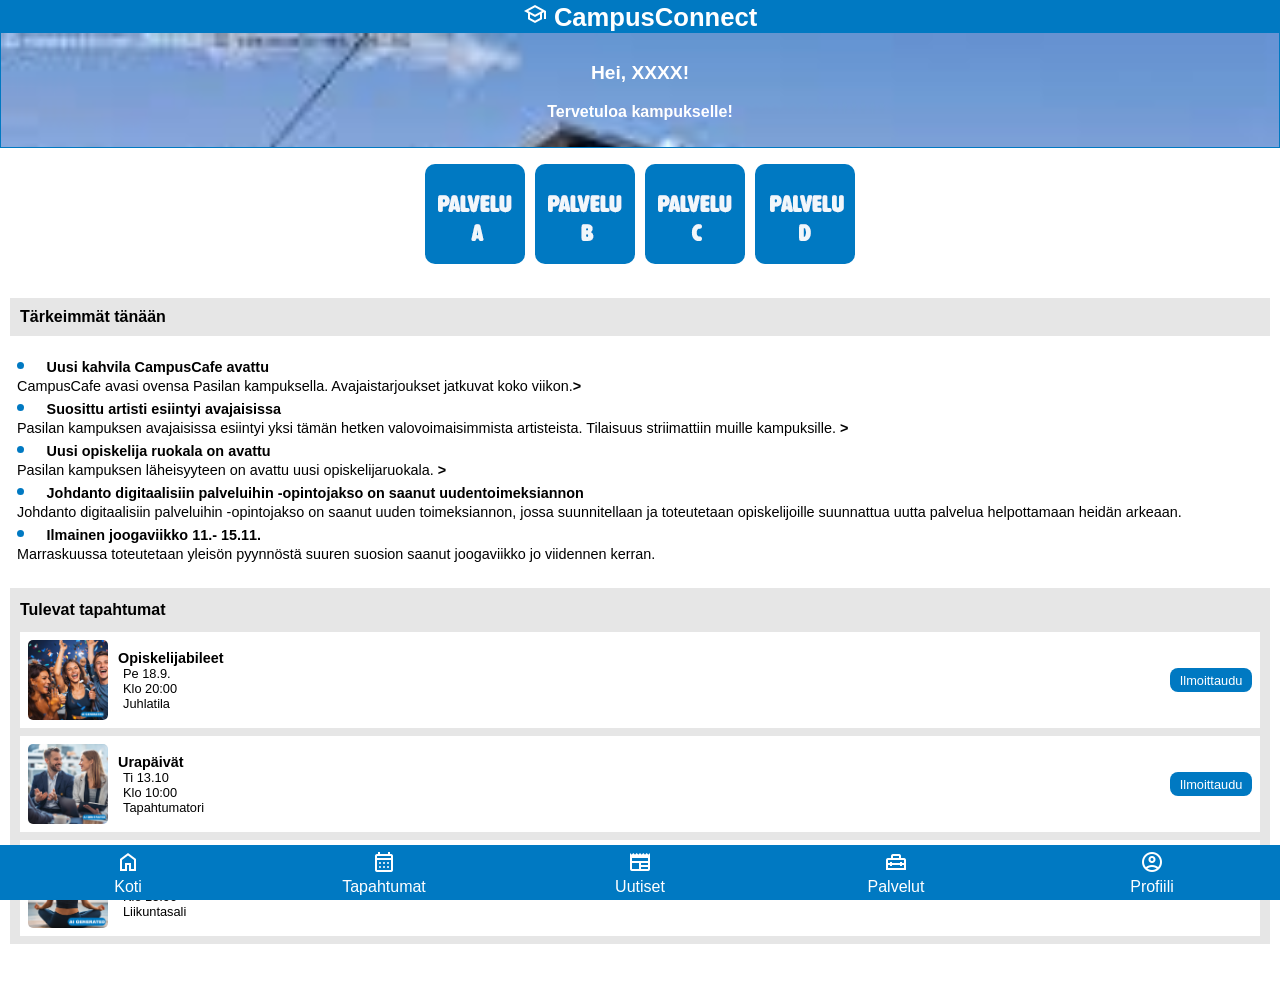
<file: index.html>
<!doctype html>
<html lang="fi">
  <head>
    <title>CampusConnect</title>

    <meta charset="UTF-8" />
    <meta name="viewport" content="width=device-width, initial-scale=1.0" />
    <meta name="author" content="Elina" />

    <link rel="manifest" href="manifest.json" />

    <meta name="theme-color" content="#0079C2" />

    <link href="style.css" rel="stylesheet" type="text/css" />

    <link
      rel="stylesheet"
      href="https://fonts.googleapis.com/css2?family=Material+Symbols+Outlined"
    />
  </head>
  <body>
    <header>
      <h1>
        <span class="material-symbols-outlined">school</span> CampusConnect
      </h1>
      <!-- ylätunnisteessa taustakuva ja tervetuloteksti -->
      <div class="welcome">
        <p class="hello">Hei, XXXX!</p>
        <p>Tervetuloa kampukselle!</p>
      </div>
    </header>

    <main>
      <!-- Pikapalvelut -->
      <!-- Liitä näihin kuvakkeet ja linkit. -->
      <section id="quick-services">
        <a href="./Pisteliikunta%20httml/Aloitus.html" class="service-btn"
          ><img src="palvelut/kuvat_palvelut/palvelu_A.png" alt="palveluA"
        /></a>
        <a href="#" class="service-btn"
          ><img src="palvelut/kuvat_palvelut/palvelu_B.png" alt="palveluB"
        /></a>
        <a href="#" class="service-btn"
          ><img src="palvelut/kuvat_palvelut/palvelu_C.png" alt="palveluC"
        /></a>
        <a href="#" class="service-btn"
          ><img src="palvelut/kuvat_palvelut/palvelu_D.png" alt="palvelu_D"
        /></a>
      </section>

      <!-- Dashboard: uutiset ja tapahtumat -->
      <section id="dashboard">
        <div id="news">
          <h2>Tärkeimmät tänään</h2>
          <ul>
            <!-- start-luokalla nostetaan uutiset etusivulle mobiilissa -->
            <li class="start">
              <a href="uutiset/uutinen_campuscafe.html"
                ><span>Uusi kahvila CampusCafe avattu</span><br />CampusCafe
                avasi ovensa Pasilan kampuksella. Avajaistarjoukset jatkuvat
                koko viikon.<span>&gt;</span></a
              >
            </li>
            <li class="start">
              <a
                ><span>Suosittu artisti esiintyi avajaisissa</span><br />
                Pasilan kampuksen avajaisissa esiintyi yksi tämän hetken
                valovoimaisimmista artisteista. Tilaisuus striimattiin muille
                kampuksille. <span>&gt;</span></a
              >
            </li>
            <li>
              <a href=""
                ><span>Uusi opiskelija ruokala on avattu</span> <br />
                Pasilan kampuksen läheisyyteen on avattu uusi opiskelijaruokala.
                <span>&gt;</span></a
              >
            </li>
            <li>
              <span
                >Johdanto digitaalisiin palveluihin -opintojakso on saanut
                uudentoimeksiannon</span
              ><br />Johdanto digitaalisiin palveluihin -opintojakso on saanut
              uuden toimeksiannon, jossa suunnitellaan ja toteutetaan
              opiskelijoille suunnattua uutta palvelua helpottamaan heidän
              arkeaan.
            </li>
            <li>
              <span>Ilmainen joogaviikko 11.- 15.11. </span><br />Marraskuussa
              toteutetaan yleisön pyynnöstä suuren suosion saanut joogaviikko jo
              viidennen kerran.
            </li>
          </ul>
        </div>

        <div id="events">
          <h2>Tulevat tapahtumat</h2>

          <!-- tapahtumakortit: kuva, otsikko, luettelossa tiedot, linkki ilmoittautumislomakkeeseen -->
          <div class="events-item">
            <img
              src="kuvat/juhlat_AI.png"
              alt="AI:illa tuotettu kuva juhlista"
            />
            <div>
              <h3>Opiskelijabileet</h3>
              <ul>
                <li>Pe 18.9.</li>
                <li>Klo 20:00</li>
                <li>Juhlatila</li>
              </ul>
            </div>
            <!-- lomakkeet eivät ole vielä käytössä, joten niihin ei ole linkkejä -->
            <a class="btn-event">Ilmoittaudu</a>
          </div>

          <div class="events-item">
            <img
              src="kuvat/ura_AI.png"
              alt="AI:illa tuotettu kuva kahden ihmisen tapaamisesta"
            />
            <div>
              <h3>Urapäivät</h3>
              <ul>
                <li>Ti 13.10</li>
                <li>Klo 10:00</li>
                <li>Tapahtumatori</li>
              </ul>
            </div>
            <a class="btn-event">Ilmoittaudu</a>
          </div>

          <div class="events-item">
            <img
              src="kuvat/jooga_AI.png"
              alt="AI:illa tuotettu kuva joogaavasta naisesta"
            />
            <div>
              <h3>Joogasessio</h3>
              <ul>
                <li>Ke 25.11.</li>
                <li>Klo 15:00</li>
                <li>Liikuntasali</li>
              </ul>
            </div>
            <a class="btn-event">Ilmoittaudu</a>
          </div>
        </div>
      </section>
    </main>
    <footer>
      <!-- linkit portaalin eri osiin -->

      <a href="index.html">
        <span class="material-symbols-outlined">home</span><br />
        Koti</a
      >
      <a href=""
        ><span class="material-symbols-outlined">calendar_month</span> <br />
        Tapahtumat</a
      >
      <a href="uutiset.html">
        <span class="material-symbols-outlined">newspaper</span><br />
        Uutiset</a
      >
      <a href="palvelut.html"
        ><span class="material-symbols-outlined">home_repair_service</span>
        <br />
        Palvelut</a
      >
      <a href=""
        ><span class="material-symbols-outlined">account_circle</span><br />
        Profiili</a
      >
    </footer>
  </body>
</html>
</file>
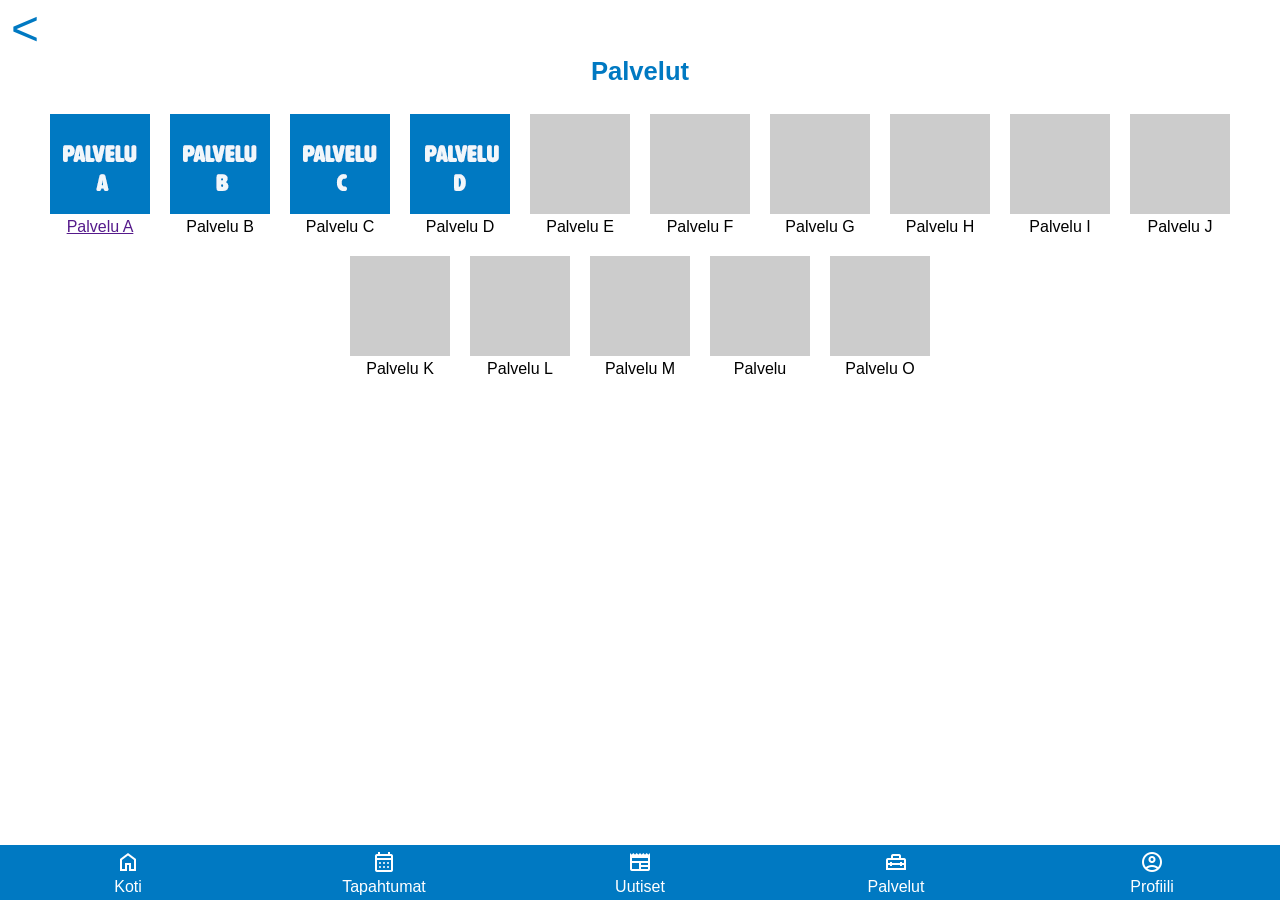
<file: palvelut.html>
<!DOCTYPE html>
<html lang="fi">

<head>

  <title>CampusConnect | Palvelut</title>

  <meta name="color-scheme" content="only light">

  <meta charset="UTF-8">
  <meta name="viewport" content="width=device-width, initial-scale=1.0">
  <meta name="author" content="Elina">

  <meta name="theme-color" content="#0079C2">
  
  <link href="style.css" rel="stylesheet" type="text/css">

 <link
  rel="stylesheet"
  href="https://fonts.googleapis.com/css2?family=Material+Symbols+Outlined"
>

  <style>
  /* palvelukuvakkeet ja nimet  rivittyvät näytön leveyden mukaan */ 

main {display: flex; flex-wrap: wrap; text-align: center; padding-bottom: 50px; justify-content: center}

main div {margin:10px}
  </style>


</head>

<body>


  <header class="sub_header">
    <a href="index.html">&lt;</a>
    <h1>Palvelut</h1>

  </header>


  <main>

<div>
<a href=""><img src="palvelut/kuvat_palvelut/palvelu_A.png" alt=""> <br>
Palvelu A</a></div>

<div> <img src="palvelut/kuvat_palvelut/palvelu_B.png" alt=""> <br>
Palvelu B</div>

<div> <img src="palvelut/kuvat_palvelut/palvelu_C.png" alt=""> <br>
Palvelu C</div>
<div> <img src="palvelut/kuvat_palvelut/palvelu_D.png" alt=""> <br>
Palvelu D</div>
<div> <img src="palvelut/kuvat_palvelut/palvelu.png" alt=""> <br>
Palvelu E</div>
<div> <img src="palvelut/kuvat_palvelut/palvelu.png" alt=""> <br>
Palvelu F</div>
<div> <img src="palvelut/kuvat_palvelut//palvelu.png" alt=""> <br>
Palvelu G</div>
<div> <img src="palvelut/kuvat_palvelut//palvelu.png" alt=""> <br>
Palvelu H</div>
<div> <img src="palvelut/kuvat_palvelut/palvelu.png" alt=""> <br>
Palvelu I</div>
<div> <img src="palvelut/kuvat_palvelut/palvelu.png" alt=""> <br>
Palvelu J</div>
<div> <img src="palvelut/kuvat_palvelut/palvelu.png" alt=""> <br>
Palvelu K</div>
<div> <img src="palvelut/kuvat_palvelut//palvelu.png" alt=""> <br>
Palvelu L</div>
<div> <img src="palvelut/kuvat_palvelut/palvelu.png" alt=""> <br>
Palvelu M</div>
<div> <img src="palvelut/kuvat_palvelut/palvelu.png" alt=""> <br>
Palvelu <Noscript></Noscript></div>
<div> <img src="palvelut/kuvat_palvelut/palvelu.png" alt=""> <br>
Palvelu O</div>

  </main>
  <footer>
  <!-- linkit portaalin eri osiin -->
 
   	 <a href="index.html">   <span class="material-symbols-outlined">home</span><br> Koti</a>    
    <a href=""><span class="material-symbols-outlined">calendar_month</span> <br>
  Tapahtumat</a>   
  <a href="uutiset.html"> <span class="material-symbols-outlined">newspaper</span><br>
  Uutiset</a>   
   <a href="palvelut.html"><span class="material-symbols-outlined">home_repair_service</span> <br>    Palvelut</a>    
    <a href=""><span class="material-symbols-outlined">account_circle</span><br>  Profiili</a>
    
</footer>

</body>

</html>
</file>
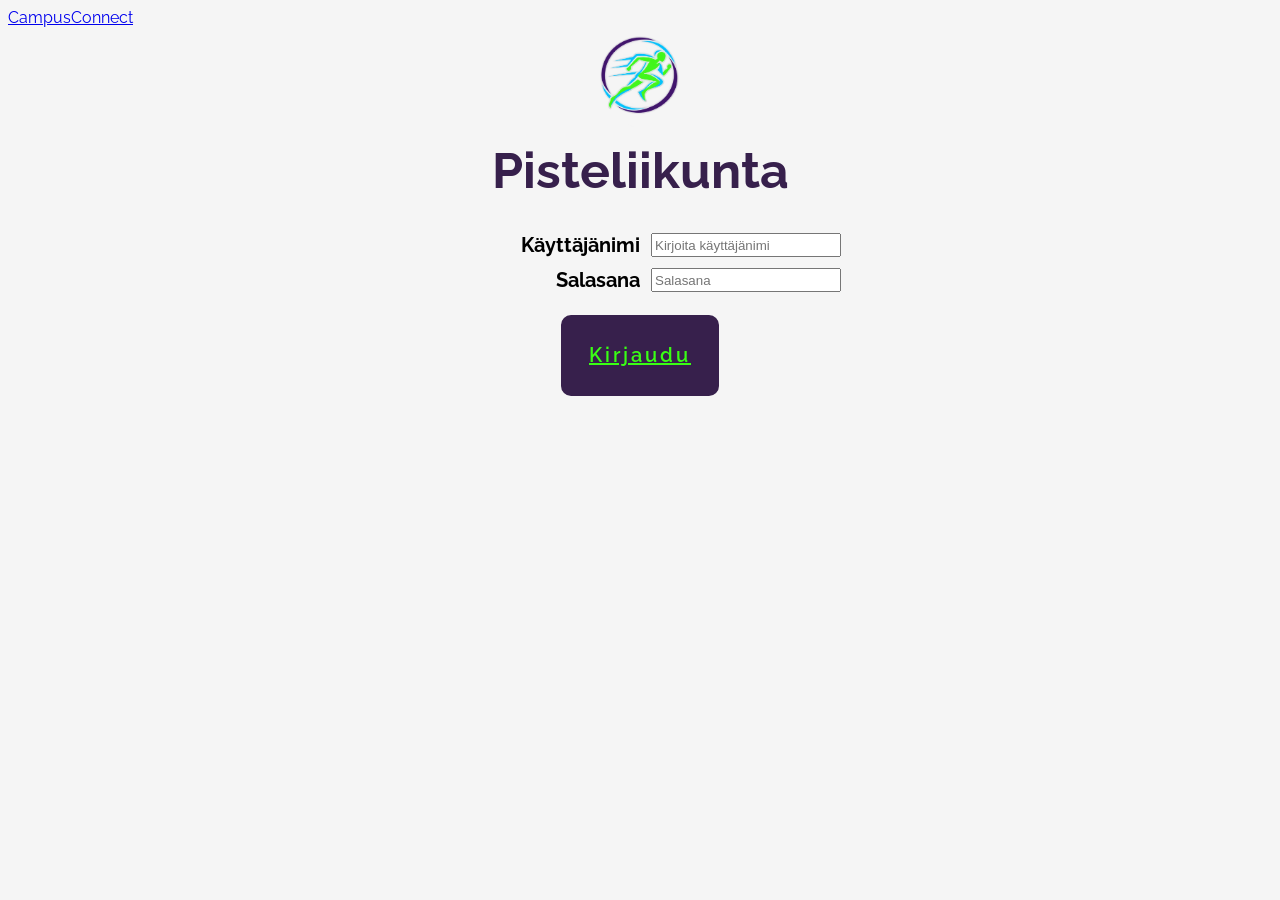
<file: Pisteliikunta httml/Aloitus.html>
<!doctype html>
<html lang="fi">
  <head>
    <meta charset="utf-8" />
    <meta name="viewport" content="width=device-width, initial-scale=1.0" />
    <link rel="preconnect" href="https://fonts.googleapis.com" />
    <link rel="preconnect" href="https://fonts.gstatic.com" crossorigin />
    <link
      href="https://fonts.googleapis.com/css2?family=Raleway:ital,wght@0,100..900;1,100..900&display=swap"
      rel="stylesheet"
    />
    <link href="../Pisteliikunta-css/base.css" rel="stylesheet" />
    <link href="../Pisteliikunta-css/Aloitus.css" rel="stylesheet" />
    <title>Pisteliikunta</title>
  </head>
  <body>
    <a class="brand" href="../index.html">CampusConnect</a>
    <img src="../assets/image.png" alt="Pisteliikunta logo" />
    <h1>Pisteliikunta</h1>
    <form>
      <div id="gridcontainer">
        <label for="username"><b>Käyttäjänimi</b></label>
        <input
          type="text"
          placeholder="Kirjoita käyttäjänimi"
          id="username"
          required
        />
        <label for="password"><b>Salasana</b></label>
        <input type="password" placeholder="Salasana" id="password" required />
      </div>
      <div id="naps">
        <a id="nappi" href="suorituksen%20valinta.html">Kirjaudu</a>
      </div>
    </form>
  </body>
</html>
</file>
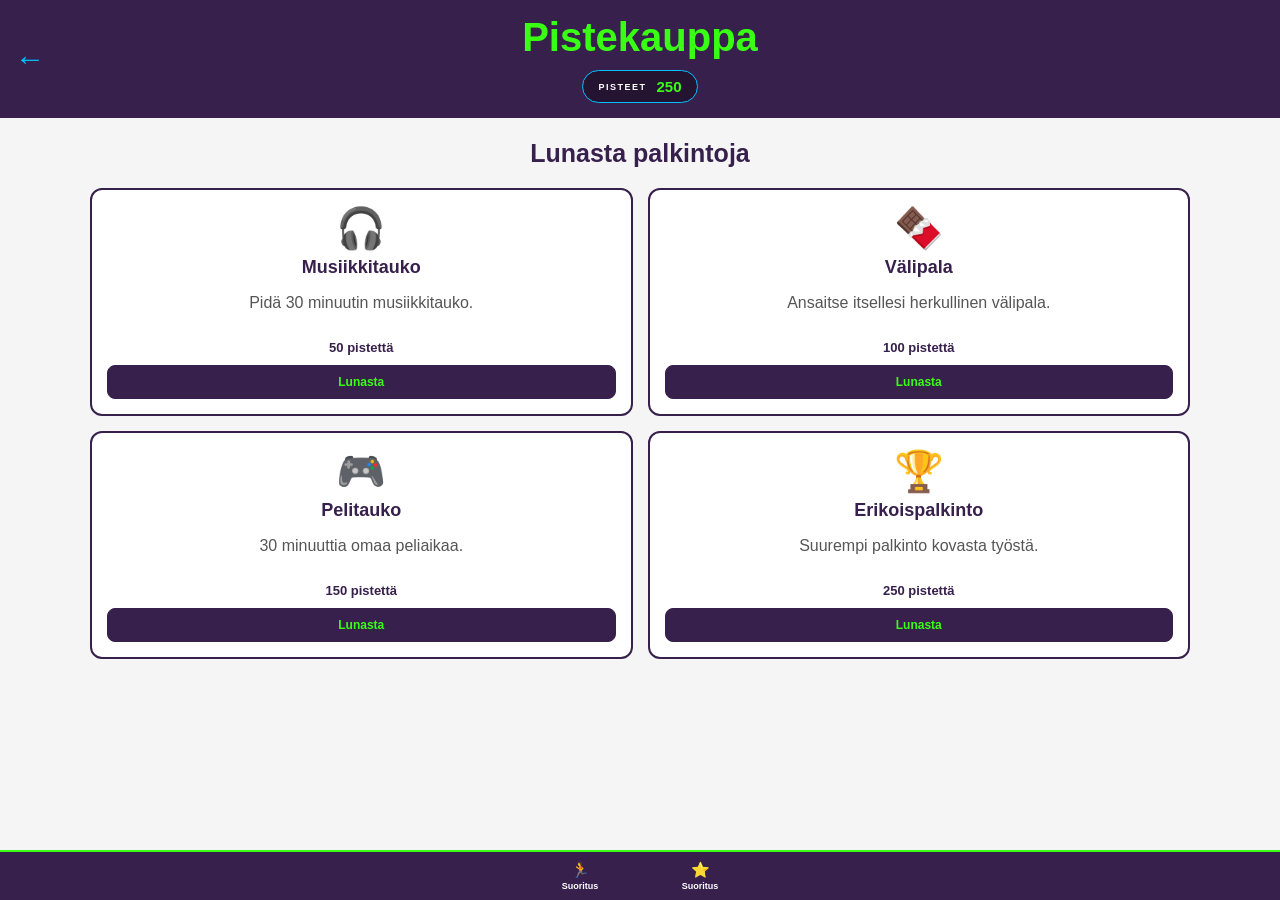
<file: Pisteliikunta httml/Pistekauppa.html>
<!doctype html>
<html lang="fi">
<head>
    <meta charset="utf-8">
    <meta name="viewport" content="width=device-width, initial-scale=1.0">
    <link href="../Pisteliikunta-css/base.css" rel="stylesheet">
    <link href="../Pisteliikunta-css/pistekauppa.css" rel="stylesheet">
    <title>Pistekauppa</title>
</head>
<!--Käytetty Ai:ta  -->
<body>

    <header>
        <a href="Suoritus.html" id="takaisin">←</a>
        <h1>Pistekauppa</h1>
        <div id="pisteet">
            <span>PISTEET</span>
            <strong id="points">250</strong>
        </div>
    </header>

    <main>
        <h2>Lunasta palkintoja</h2>

        <div id="palkinnot">

            <div class="palkinto">
                <div class="ikoni">🎧</div>
                <h3>Musiikkitauko</h3>
                <p>Pidä 30 minuutin musiikkitauko.</p>
                <strong class="hinta">50 pistettä</strong>
                <button onclick="lunasta(50, 'Musiikkitauko')">Lunasta</button>
            </div>

            <div class="palkinto">
                <div class="ikoni">🍫</div>
                <h3>Välipala</h3>
                <p>Ansaitse itsellesi herkullinen välipala.</p>
                <strong class="hinta">100 pistettä</strong>
                <button onclick="lunasta(100, 'Välipala')">Lunasta</button>
            </div>

            <div class="palkinto">
                <div class="ikoni">🎮</div>
                <h3>Pelitauko</h3>
                <p>30 minuuttia omaa peliaikaa.</p>
                <strong class="hinta">150 pistettä</strong>
                <button onclick="lunasta(150, 'Pelitauko')">Lunasta</button>
            </div>

            <div class="palkinto">
                <div class="ikoni">🏆</div>
                <h3>Erikoispalkinto</h3>
                <p>Suurempi palkinto kovasta työstä.</p>
                <strong class="hinta">250 pistettä</strong>
                <button onclick="lunasta(250, 'Erikoispalkinto')">Lunasta</button>
            </div>

        </div>
    </main>

    <div id="ilmoitus"></div>

    <script src="../javascrpit/pistekauppa.js"></script>
 <nav id="alapalkki">
    <a href="suorituksen%20valinta.html">
        <span>🏃</span>
        Suoritus
    </a>

    <a href="Suoritus.html">
        <span>⭐</span>
        Suoritus
    </a>
    </nav>
</body>
</html>
</file>
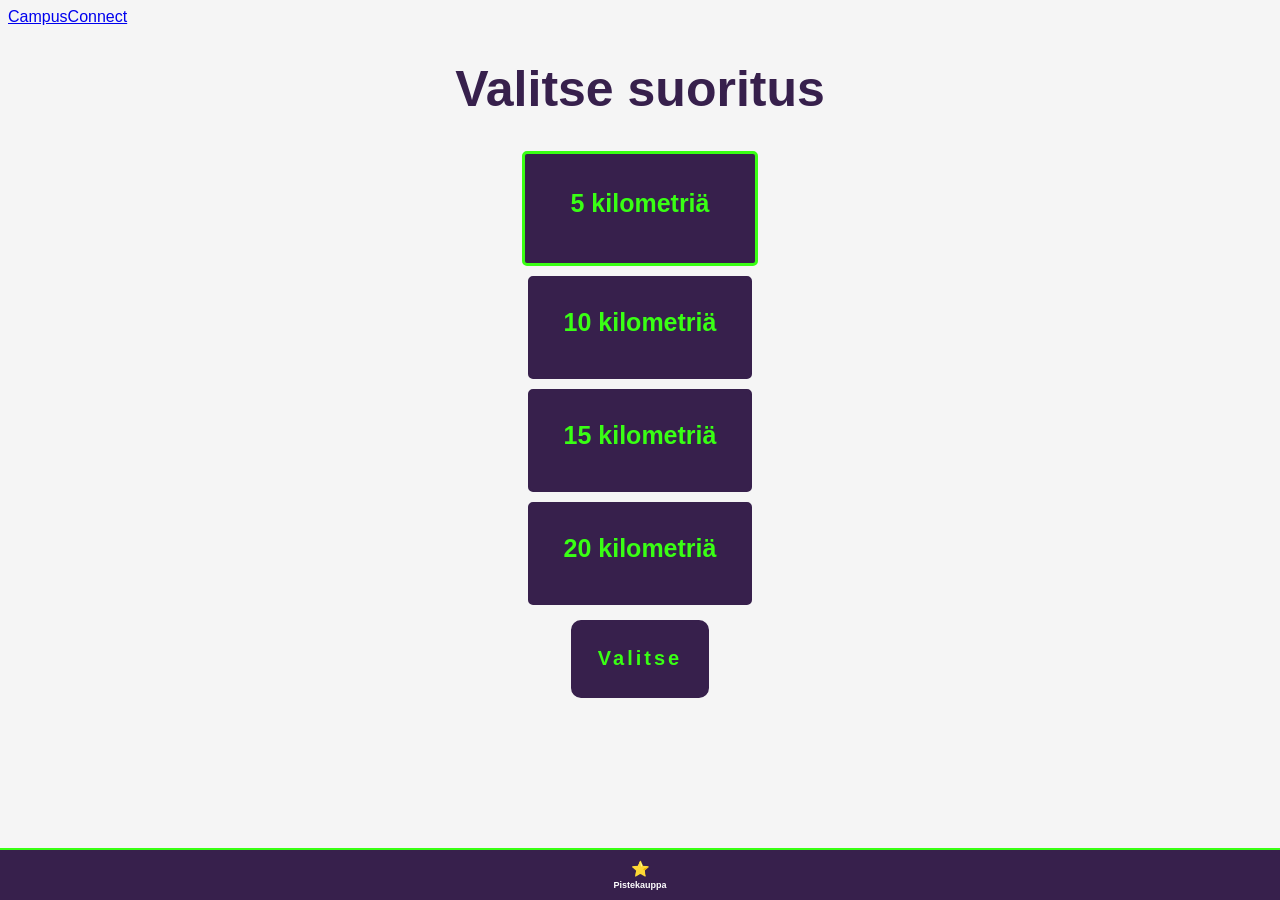
<file: Pisteliikunta httml/suorituksen valinta.html>
<!doctype html>
<html lang="fi">
  <head>
    <meta charset="utf-8" />
    <meta name="viewport" content="width=device-width, initial-scale=1.0" />
    <link href="../Pisteliikunta-css/base.css" rel="stylesheet" />
    <link href="../Pisteliikunta-css/Suoritus%20valinta.css" rel="stylesheet" />
    <title>Pisteliikunta</title>
  </head>
  <body>
    <a class="brand" href="../index.html">CampusConnect</a>
    <h1>Valitse suoritus</h1>
    <form action="Suoritus.html">
      <div class="card">
        <label class="container">
          <input
            type="radio"
            id="5k"
            value="5"
            checked="checked"
            name="radio"
          />
          5 kilometriä
          <span class="checkmark"></span>
        </label>
      </div>
      <div class="card">
        <label class="container">
          <input type="radio" id="10k" value="10" name="radio" /> 10 kilometriä
          <span class="checkmark"></span>
        </label>
      </div>
      <div class="card">
        <label class="container">
          <input type="radio" id="15k" value="15" name="radio" /> 15 kilometriä
          <span class="checkmark"></span>
        </label>
      </div>
      <div class="card">
        <label class="container">
          <input type="radio" id="20k" value="20" name="radio" /> 20 kilometriä
          <span class="checkmark"></span>
        </label>
      </div>
      <input type="submit" value="Valitse" />
    </form>
    <nav id="alapalkki">
      <a href="Pistekauppa.html">
        <span>⭐</span>
        Pistekauppa
      </a>
    </nav>
  </body>
</html>
</file>
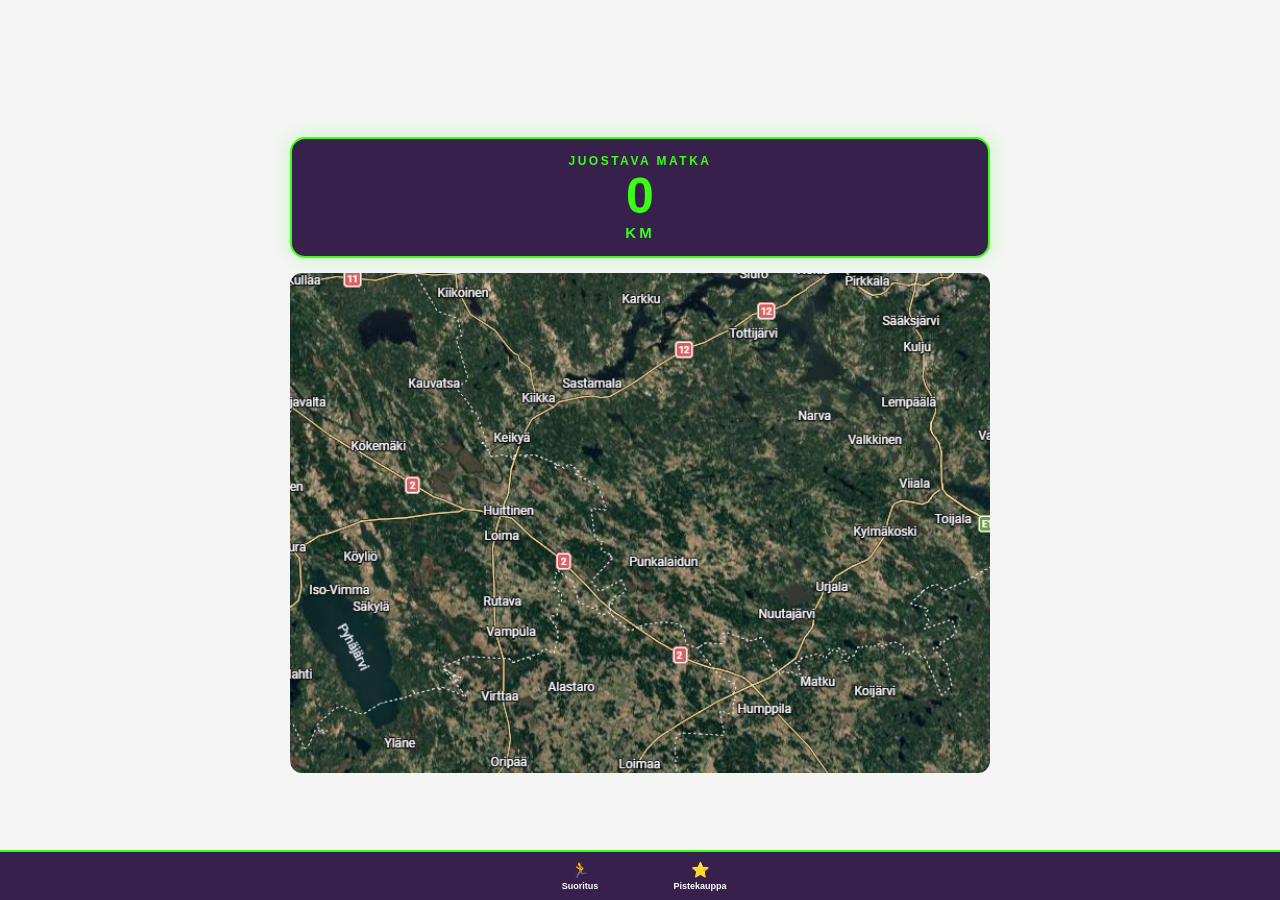
<file: Pisteliikunta httml/Suoritus.html>
<!doctype html>
<html lang="fi">
  <head>
    <meta charset="utf-8" />
    <meta name="viewport" content="width=device-width, initial-scale=1.0" />
    <link href="../Pisteliikunta-css/base.css" rel="stylesheet" />
    <link href="../Pisteliikunta-css/suoritus.css" rel="stylesheet" />
    <title>Pisteliikunta</title>
  </head>
  <body>
    <div id="crid">
      <div id="distance-card">
        <span id="distance-title">JUOSTAVA MATKA</span>
        <span id="radiotext">0</span>
        <span id="distance-unit">KM</span>
      </div>
      <script>
        const urlParams = new URLSearchParams(window.location.search);
        const radiovalue = urlParams.get("radio");

        document.getElementById("radiotext").textContent = radiovalue || "0";
      </script>
      <div class="image-window" id="imageWindow">
        <img
          src="../assets/Karttta.png" alt="Kartta.png"
          class="image"
          id="image"
          draggable="false"
        />
      </div>
    </div>
    <script src="../javascrpit/kartta.js"></script>
  <nav id="alapalkki">
    <a href="suorituksen%20valinta.html">
        <span>🏃</span>
        Suoritus
    </a>

    <a href="Pistekauppa.html">
        <span>⭐</span>
        Pistekauppa
    </a>
  </nav>
  </body>
</html>
</file>
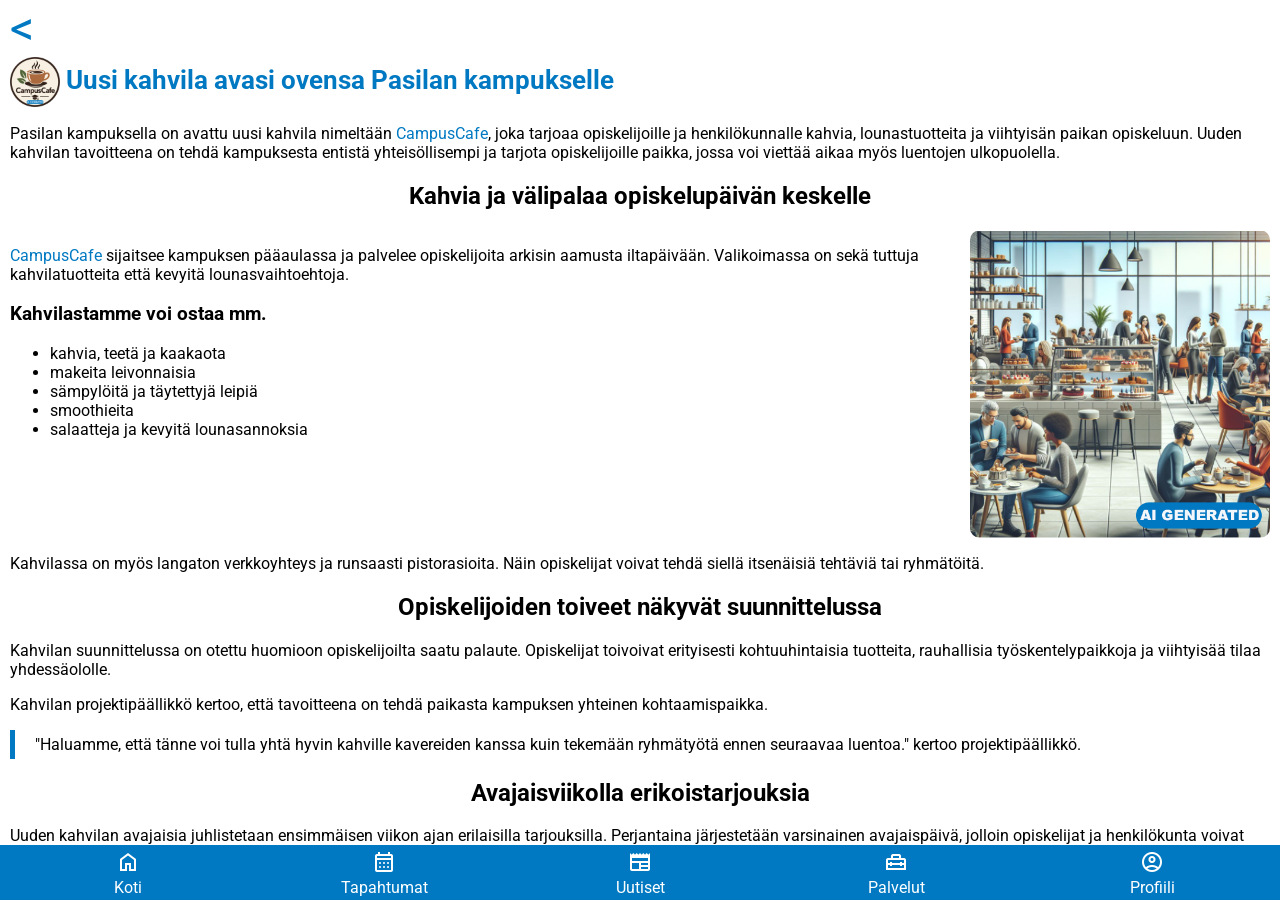
<file: uutiset/uutinen_campuscafe.html>
<!DOCTYPE html>
<html lang="fi">

<head>
  <title>Uusi kahvila avattu kampukselle</title>

  <meta charset="UTF-8">
  <meta name="viewport" content="width=device-width, initial-scale=1.0">

  <meta name="theme-color" content="#0079C2">

<link
  rel="stylesheet"
  href="https://fonts.googleapis.com/css2?family=Material+Symbols+Outlined"
>

   <link rel="preconnect" href="https://fonts.googleapis.com">
<link rel="preconnect" href="https://fonts.gstatic.com" crossorigin>
<link href="https://fonts.googleapis.com/css2?family=Roboto:ital,wght@0,100..900;1,100..900&display=swap" rel="stylesheet">


  <link href="style_uutiset.css" rel="stylesheet" type="text/css">
</head>


<body>
  <header>
    <!-- ylätunniste ja linkki uutisiin -->
       <a href="../uutiset.html">&lt;</a>
    
  </header>
  <main>
  <h1><img src="kuvat_uutiset/CampusCafe_AI.png" alt=""> Uusi kahvila avasi ovensa Pasilan kampukselle </h1>

  <p>Pasilan kampuksella on avattu uusi kahvila nimeltään <span class="coloraccent ">CampusCafe</span>, joka tarjoaa    opiskelijoille ja henkilökunnalle kahvia, lounastuotteita ja viihtyisän paikan opiskeluun. Uuden kahvilan tavoitteena on tehdä kampuksesta entistä     yhteisöllisempi ja tarjota opiskelijoille paikka, jossa voi viettää aikaa myös luentojen ulkopuolella.</p>

 
  
  <h2>Kahvia ja välipalaa opiskelupäivän keskelle</h2>

  <div class="flex-container">
    
   <div>
  <p><span class="coloraccent">CampusCafe</span> sijaitsee kampuksen pääaulassa ja palvelee opiskelijoita arkisin aamusta iltapäivään. Valikoimassa on sekä tuttuja kahvilatuotteita että kevyitä lounasvaihtoehtoja.</p>  

   <h3>Kahvilastamme voi ostaa mm. </h3>

  <ul>
    <li>kahvia, teetä ja kaakaota </li>
    <li>makeita leivonnaisia</li>
    <li>sämpylöitä ja täytettyjä leipiä </li>
    <li>smoothieita</li>
    <li>salaatteja ja kevyitä lounasannoksia
  </ul>
  </div>
  <img src="kuvat_uutiset/kahvila_AI.png" alt="CampusCafeen tunnelmaa" class="cafe ">
  </div>
  

  <p>Kahvilassa on myös langaton verkkoyhteys ja runsaasti pistorasioita. Näin opiskelijat voivat tehdä siellä itsenäisiä tehtäviä tai ryhmätöitä.</p>

<h2>Opiskelijoiden toiveet näkyvät suunnittelussa</h2>
<p>Kahvilan suunnittelussa on otettu huomioon opiskelijoilta saatu palaute. Opiskelijat toivoivat erityisesti kohtuuhintaisia tuotteita, rauhallisia työskentelypaikkoja ja viihtyisää tilaa yhdessäololle.</p>
 <p>Kahvilan projektipäällikkö kertoo, että tavoitteena on tehdä paikasta kampuksen yhteinen kohtaamispaikka.</p>
<p class="quote">"Haluamme, että tänne voi tulla yhtä hyvin kahville kavereiden kanssa kuin tekemään ryhmätyötä ennen seuraavaa
luentoa." kertoo projektipäällikkö.</p>
<h2>Avajaisviikolla erikoistarjouksia</h2>
<p>Uuden kahvilan avajaisia juhlistetaan ensimmäisen viikon ajan erilaisilla tarjouksilla. Perjantaina järjestetään varsinainen avajaispäivä, jolloin opiskelijat ja henkilökunta voivat tutustua kahvilaan ja antaa palautetta sen toiminnasta.</p>
</main>
<footer>
<!-- alatunniste ja CC:n linkit -->

 
   	 <a href="../index.html">   <span class="material-symbols-outlined">home</span><br> Koti</a>    
    <a href=""><span class="material-symbols-outlined">calendar_month</span> <br>
  Tapahtumat</a>   
  <a href="../uutiset.html"> <span class="material-symbols-outlined">newspaper</span><br>
  Uutiset</a>   
   <a href="../palvelut.html"><span class="material-symbols-outlined">home_repair_service</span> <br>    Palvelut</a>    
    <a href=""><span class="material-symbols-outlined">account_circle</span><br>  Profiili</a>
    
</footer>

</body>

</html>
</file>
<file: style.css>
/* -------------------
     CSS-muuttujat
  ------------------- */
  
:root {

color-scheme: light; 

--color-primary:rgb(0,121,194);   /*HH Blue */
--color-secondary:rgb(202,213,16);  /* HH APPLE GREEN */
--color-accent:rgb(223,0,110);      /* HH PINK */
--color-background:rgb(255,255,255);/* valkoinen */
--color-surface:rgb(230,230,230);   /* harmaa*/
--color-text:rgb(0,0,0); /* musta */
--color-text-secondary:rgb(255,255,255); /*valkoinen*/

--color-background-secondary:var(--color-primary);
--color-accent-secondary:var(--color-accent);
--color-border	: var(--color-primary);

 --font-body: "Roboto", sans-serif;   
 --font-heading : "Roboto", sans-serif; 
 --border-radius: 8px;
}


  /* -------------------
     Yleiset tyylit
  ------------------- */
  body {
    margin: 0;
    font-family: var(--font-body);
    background-color: var(--color-background);
    color: var(--color-text);
    
  }
 
  header {
    background-color: var(--color-background-secondary);
    color: var(--color-text-secondary);
    padding:1px;
    text-align: center;
    font-family: var(--font-heading);
     }


header  a {font-size: 3em;
           color:var(--color-primary);
          text-decoration: none;
          margin-left:10px}

.hello {font-size: 1.2em;}
.welcome {background-image: url(kuvat/koulu.jpg);
background-repeat: no-repeat;
background-size: cover;
padding: 10px;
font-weight: bold;}

h1 {margin:1px 0px; font-size: 1.6rem;}

h3 {margin-bottom:0px}

h2 {font-size: 1.2rem;}

main {padding: 1em 10px 40px 10px}



footer {background-color: var(--color-background-secondary);
  height: 50px;
  width: 100%;
position:fixed;
bottom:0px;
text-align: center;
display: flex;
  padding:5px 0px 0px  0px; 
  color:var(--color-text-secondary);
& a {flex:1; text-decoration: none; color:var(--color-text-secondary)}
}

  /* -------------------
     Pikapalvelut
  ------------------- */
  #quick-services {
    display: flex;
    justify-content:center;
   gap: 10px;
    margin-bottom: 1rem;
  }

  .service-btn img {width: 100%;
    max-width: 200px;
    border-radius: 10px;
   
  }

  /* -------------------
     Kampusuutiset ja tapahtumat
  ------------------- */
 
  #dashboard {
    display: flex;
    flex-direction: column;
    gap: 1rem;
  }
 
  #news {
      & h2 {font-size:1em;background-color: var(--color-surface);
      padding:10px }         
      & a {color:var(--color-text);
           text-decoration: none;}
       & ul { background-color: var(--color-background);       
        padding:0px 0px 5px; margin-bottom: 5px; margin-left:2px;}
       & li::marker {color:var(--color-primary); font-size:1.5em}
           & .start {display:list-item} 
      & li {font-size: 0.9em;
            display: none;
            list-style-position: inside;
            padding-left: 5px;}
      & li span {font-weight: 700;}
        & a {color:var(--color-text);
           text-decoration: none;}
        }
        
#events {background-color: var(--color-surface);    
    padding-left: 10px;
    padding-right: 10px;
   & h2 {font-size:1em;}
   & h3 {font-size: 0.9em;}
   & li {font-size: 0.8em;}}

  .events-item {
    margin-bottom: 0.5rem;
    padding: 0.5rem;
    background-color: var(--color-background);
    display: flex;
    gap:10px;
    align-items: center;

    & img {width: 80px; height: 80px; border-radius:5px}
    & h3 {margin: 0 auto}
    & ul {margin: 0; list-style-type: none;
       padding-left:5px}
    & button {height: 2em;}
    & div {flex:1}}  

.events:last-child {  
  padding-bottom:50px    
  }

  .btn-event {
    background-color: var(--color-background-secondary);
    color:var(--color-text-secondary);
    border: none;
    padding: 0.3rem 0.6rem;
    border-radius: var(--border-radius);
    cursor: pointer;
    font-size: 0.8rem;
  }

/* -------------------
alisivujen headerit 
-----------------------*/
.sub_header { background-color: var(--color-background);
       text-align: left;
   & h1 {color:var(--color-primary); text-align: center;}
    & a {font-size: 3em;
           color:var(--color-primary);
          text-decoration: none;
          margin-left:10px}
    }

 
  /* -------------------
     Responsiivisuus 
  ------------------- */
  @media (min-width: 600px) {
    .dashboard {
      flex-direction: row;
      gap: 1rem;
    }
    .news {
      flex: 1;
    }

  #news li {display: list-item;}
    .events {
      flex: 1;
    }
  }
</file>
<file: Pisteliikunta-css/base.css>
html {
  font-family: "Raleway", sans-serif;
  font-optical-sizing: auto;
  font-weight: 400;
  font-style: normal;
  font-size: 62.5%;
}

body {
  background-color: whitesmoke;
  font-size: 1.6rem;
}
#alapalkki {
    position: fixed;
    bottom: 0;
    left: 0;
    width: 100%;
    height: 5rem;
    background-color: #37204c;
    display: flex;
    justify-content: center;
    align-items: center;
    gap: 3rem;
    z-index: 1000;
    border-top: 0.2rem solid #39ff14;
}

#alapalkki a {
    height: 100%;
    min-width: 9rem;
    display: flex;
    flex-direction: column;
    justify-content: center;
    align-items: center;
    color: white;
    text-decoration: none;
    font-size: 0.9rem;
    font-weight: 700;
    transition: 0.2s;
}

#alapalkki a span {
    font-size: 1.5rem;
    margin-bottom: 0.2rem;
}

#alapalkki a:hover {
    color: #39ff14;
    transform: translateY(-0.2rem);
}

@media (max-width: 600px) {
    #alapalkki {
        height: 4.5rem;
        gap: 1rem;
    }

    #alapalkki a {
        min-width: 7rem;
        font-size: 0.75rem;
    }

    #alapalkki a span {
        font-size: 1.3rem;
    }
}
</file>
<file: Pisteliikunta-css/Aloitus.css>
* {
  box-sizing: border-box;
}
img {
  height: 10rem;
  width: auto;
  max-width: 100%;
  display: block;
  margin: auto;
  margin-bottom: -2rem;
}

h1 {
  color: #37204c;
  text-align: center;
  font-size: 5rem;
}
#nappi {
  color: #39ff14;
  background-color: #37204c;
  text-align: center;
  border-style: solid;
  border-color: #37204c;
  border-radius: 1rem;
  padding: 2%;
  font-size: 2rem;
  font-weight: 600;
  letter-spacing: 0.3rem;
}
#naps {
  display: flex;
  justify-content: center;
  align-items: center;
}
#gridcontainer {
  display: grid;
  grid-template-columns: 50% 50%;
  gap: 1.1rem;
  margin-bottom: 2.3rem;
  label {
    text-align: right;
  }
  input {
    max-width: 30%;
  }
  font-size: 2rem;
}
@media (max-width: 600px) {
  #gridcontainer {
    grid-template-columns: 1fr;
    gap: 0.5rem;
    font-size: 1.2rem;
  }
  #gridcontainer label {
    text-align: left;
  }
  #gridcontainer input {
    width: 100%;
    max-width: none;
    min-width: 0;
    padding: 0.8rem;
    font-size: 1rem;
  }
  #naps {
    margin-top: 1rem;
  }
  #nappi {
    font-size: 1.2rem;
    padding: 0.9rem 1.5rem;
    letter-spacing: 0.1rem;
  }
}
</file>
<file: Pisteliikunta-css/pistekauppa.css>
* {
    box-sizing: border-box;
}
/*Käytetty Ai:ta  */
body {
    margin: 0;
    min-height: 100vh;
    background-color: #f5f5f5;
    font-family: Raleway, sans-serif;
}

header {
    position: relative;
    padding: 1.5rem;
    background-color: #37204c;
    color: white;
    text-align: center;
}

h1 {
    margin: 0;
    color: #39ff14;
    font-size: 4rem;
}

#takaisin {
    position: absolute;
    left: 1.5rem;
    top: 50%;
    transform: translateY(-50%);
    color: #00c2ff;
    text-decoration: none;
    font-size: 3rem;
    font-weight: bold;
}

#pisteet {
    margin: 1rem auto 0;
    width: fit-content;
    display: flex;
    align-items: center;
    gap: 1rem;
    background-color: #241431;
    padding: 0.7rem 1.5rem;
    border-radius: 2rem;
    border: 0.15rem solid #00c2ff;
}

#pisteet span {
    color: white;
    font-size: 0.9rem;
    font-weight: bold;
    letter-spacing: 0.15rem;
}

#pisteet strong {
    color: #39ff14;
    font-size: 1.5rem;
}

main {
    width: min(1100px, 92%);
    margin: 2rem auto;
}

h2 {
    color: #37204c;
    text-align: center;
    font-size: 2.5rem;
    margin-bottom: 2rem;
}

#palkinnot {
    display: grid;
    grid-template-columns: repeat(2, 1fr);
    gap: 1.5rem;
}

.palkinto {
    background-color: white;
    border: 0.2rem solid #37204c;
    border-radius: 1.2rem;
    padding: 1.5rem;
    text-align: center;
    transition: transform 0.2s, border-color 0.2s;
}

.palkinto:hover {
    transform: translateY(-0.3rem);
    border-color: #39ff14;
}

.ikoni {
    font-size: 4rem;
    margin-bottom: 0.5rem;
}

h3 {
    color: #37204c;
    font-size: 1.8rem;
    margin: 0.5rem 0;
}

.palkinto p {
    color: #555;
    min-height: 3rem;
}

.hinta {
    display: block;
    color: #37204c;
    font-size: 1.3rem;
    margin: 1rem 0;
}

button {
    width: 100%;
    padding: 0.9rem;
    border: 0.15rem solid #37204c;
    border-radius: 0.8rem;
    background-color: #37204c;
    color: #39ff14;
    font-size: 1.2rem;
    font-weight: 700;
    cursor: pointer;
}

button:hover {
    background-color: #39ff14;
    color: #37204c;
}

#ilmoitus {
    position: fixed;
    left: 50%;
    bottom: 2rem;
    transform: translateX(-50%);
    padding: 1rem 2rem;
    background-color: #37204c;
    color: #39ff14;
    border: 0.15rem solid #39ff14;
    border-radius: 1rem;
    font-weight: bold;
    opacity: 0;
    pointer-events: none;
    transition: opacity 0.3s;
}

#ilmoitus.näkyvä {
    opacity: 1;
}

@media (max-width: 600px) {
    header {
        padding: 1rem;
    }

    h1 {
        font-size: 2.5rem;
    }

    #takaisin {
        left: 0.8rem;
        font-size: 2rem;
    }

    #pisteet {
        margin-top: 0.7rem;
    }

    h2 {
        font-size: 2rem;
    }

    #palkinnot {
        grid-template-columns: 1fr;
    }

    .palkinto {
        padding: 1.2rem;
    }
}
</file>
<file: Pisteliikunta-css/suoritus.css>
/*Käytetty ai:ta  */
* {
    box-sizing: border-box;
}
#distance-card {
    width: min(90vw, 700px);
    margin: 1rem auto 1.5rem;
    padding: 1.5rem 2rem;
    background-color: #37204c;
    border: 0.2rem solid #39ff14;
    border-radius: 1.5rem;
    display: flex;
    flex-direction: column;
    align-items: center;
    justify-content: center;
    box-shadow: 0 0 20px rgba(57, 255, 20, 0.25);
}

#distance-title {
    color: #39ff14;
    font-size: 1.2rem;
    font-weight: 700;
    letter-spacing: 0.25rem;
    margin-bottom: 0.3rem;
  }

body {
    margin: 0;
    min-height: 100vh;
    display: flex;
    justify-content: center;
    align-items: center;
    background: whitesmoke;
}

#crid {
    width: 100%;
    display: flex;
    flex-direction: column;
    align-items: center;
}

#radiotext {
    color: #39ff14;
    font-size: 5rem;
    line-height: 1;
    font-weight: 800;
}
#distance-unit {
    color: #39ff14;
    font-size: 1.5rem;
    font-weight: 700;
    letter-spacing: 0.3rem;
    margin-top: 0.3rem;
  }

.image-window {
    width: 90vw;
    height: 70vh;
    max-width: 700px;
    max-height: 500px;
    position: relative;
    overflow: hidden;
    background: whitesmoke;
    border-radius: 12px;
    cursor: grab;
    touch-action: none;
}

.image-window:active {
    cursor: grabbing;
}

.image {
    position: absolute;
    width: 2000px;
    max-width: none;
    height: auto;
    left: 0;
    top: 0;
    user-select: none;
    pointer-events: none;
}

p {
    margin: 1rem;
}

@media (max-width: 600px) {
    #distance-card {
        width: 90vw;
        padding: 1.2rem;
        margin: 0.5rem auto 1rem;
    }

    #distance-title {
        font-size: 0.9rem;
    }

    #radiotext {
        font-size: 4rem;
    }

    #distance-unit {
        font-size: 1.2rem;
    }
}
</file>
<file: uutiset/style_uutiset.css>
:root {
--color-primary:rgb(0,121,194);   /*HH Blue */
--color-background:rgb(255,255,255);/* valkoinen */
--color-surface:rgb(230,230,230);   /* harmaa*/
--color-text:rgb(0,0,0); /* musta */
--color-text-secondary:rgb(255,255,255); /*valkoinen*/}




body {margin:0;
       color:var(--color-text);
      background-color:var(--color-background);
      font-family: 'Roboto',sans-serif;}

header  a {font-size: 3em;
           color:var(--color-primary);
          text-decoration: none;
          margin-left:10px}

main {padding:0px 10px 40px 10px;}

h1 {color:var(--color-primary);
    margin-top:0px;font-size: 1.6rem;}

h1 img {width: 50px; vertical-align: middle;}

 h2 {text-align:center}

.coloraccent {color:var(--color-primary)}

.quote {border-left:var(--color-primary) solid 5px;
        padding-left: 20px;
        padding-top:5px;
        padding-bottom:5px}

.cafe {width: 80%; max-width:300px; display:block; margin:auto; border-radius:10px}

main {    
    container-type:inline-size ;   
    container-name:column;  
  }

@container column (min-width: 500px) {
      .flex-container { display:flex; 
                           }
  }


footer {background-color:var(--color-primary);
       color:var(--color-text-secondary);
       text-align:center;

       display:flex;
      height:50px;
      width: 100%;
            position:fixed;
            bottom:0px;

          padding:5px 0px 0px 0px; }
 footer a {flex:1; color:var(--color-text-secondary);
           text-decoration: none;}
</file>
